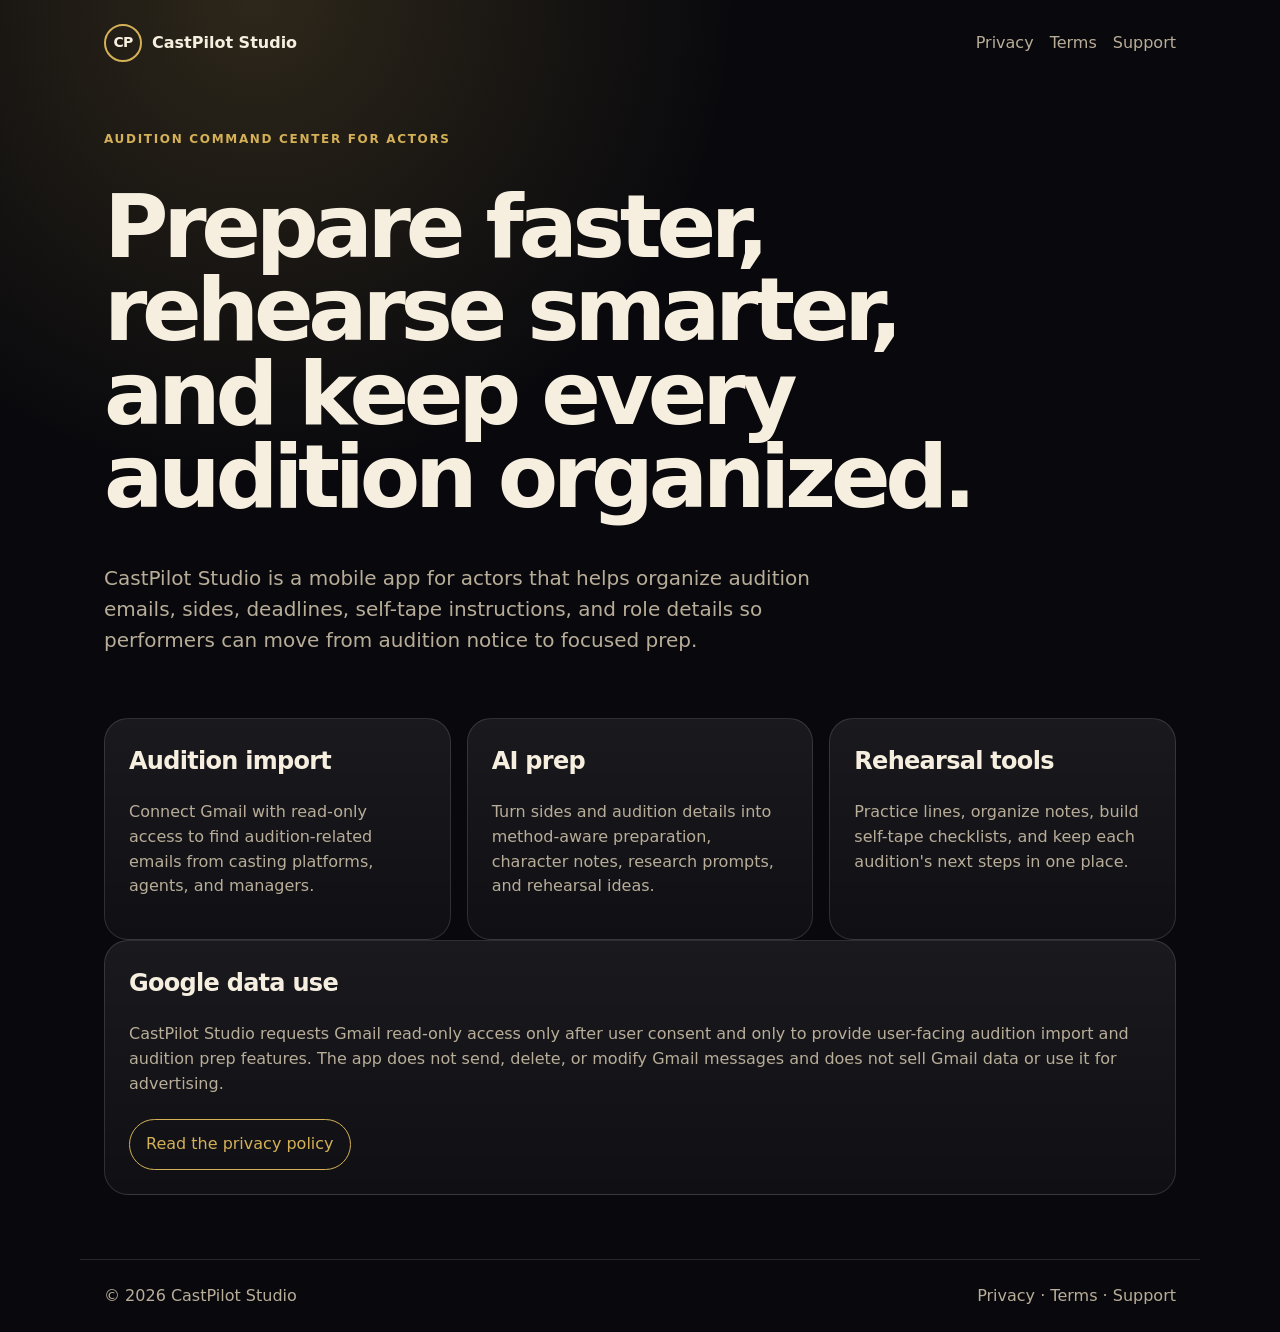
<file: index.html>
<!doctype html>
<html lang="en">
<head>
  <meta charset="utf-8">
  <meta name="viewport" content="width=device-width, initial-scale=1">
  <title>CastPilot Studio</title>
  <meta name="google-site-verification" content="RUmJsE-NWgp6JRx6WLhhbZjRktV34PWtAM03oyRVGU0">
  <meta name="description" content="CastPilot Studio helps actors organize audition details, import casting emails, prepare sides, and rehearse with AI-powered tools.">
  <link rel="stylesheet" href="/styles.css">
</head>
<body>
  <header class="site-header">
    <a class="brand" href="/" aria-label="CastPilot Studio home"><span class="mark">CP</span><span>CastPilot Studio</span></a>
    <nav>
      <a href="/privacy.html">Privacy</a>
      <a href="/terms.html">Terms</a>
      <a href="/support.html">Support</a>
    </nav>
  </header>
  <main>
    <section class="hero">
      <p class="eyebrow">Audition command center for actors</p>
      <h1>Prepare faster, rehearse smarter, and keep every audition organized.</h1>
      <p class="lede">CastPilot Studio is a mobile app for actors that helps organize audition emails, sides, deadlines, self-tape instructions, and role details so performers can move from audition notice to focused prep.</p>
      <div class="card-grid">
        <article>
          <h2>Audition import</h2>
          <p>Connect Gmail with read-only access to find audition-related emails from casting platforms, agents, and managers.</p>
        </article>
        <article>
          <h2>AI prep</h2>
          <p>Turn sides and audition details into method-aware preparation, character notes, research prompts, and rehearsal ideas.</p>
        </article>
        <article>
          <h2>Rehearsal tools</h2>
          <p>Practice lines, organize notes, build self-tape checklists, and keep each audition's next steps in one place.</p>
        </article>
      </div>
    </section>
    <section class="notice">
      <h2>Google data use</h2>
      <p>CastPilot Studio requests Gmail read-only access only after user consent and only to provide user-facing audition import and audition prep features. The app does not send, delete, or modify Gmail messages and does not sell Gmail data or use it for advertising.</p>
      <a class="button" href="/privacy.html">Read the privacy policy</a>
    </section>
  </main>
  <footer>
    <span>© 2026 CastPilot Studio</span>
    <span><a href="/privacy.html">Privacy</a> · <a href="/terms.html">Terms</a> · <a href="/support.html">Support</a></span>
  </footer>
</body>
</html>
</file>
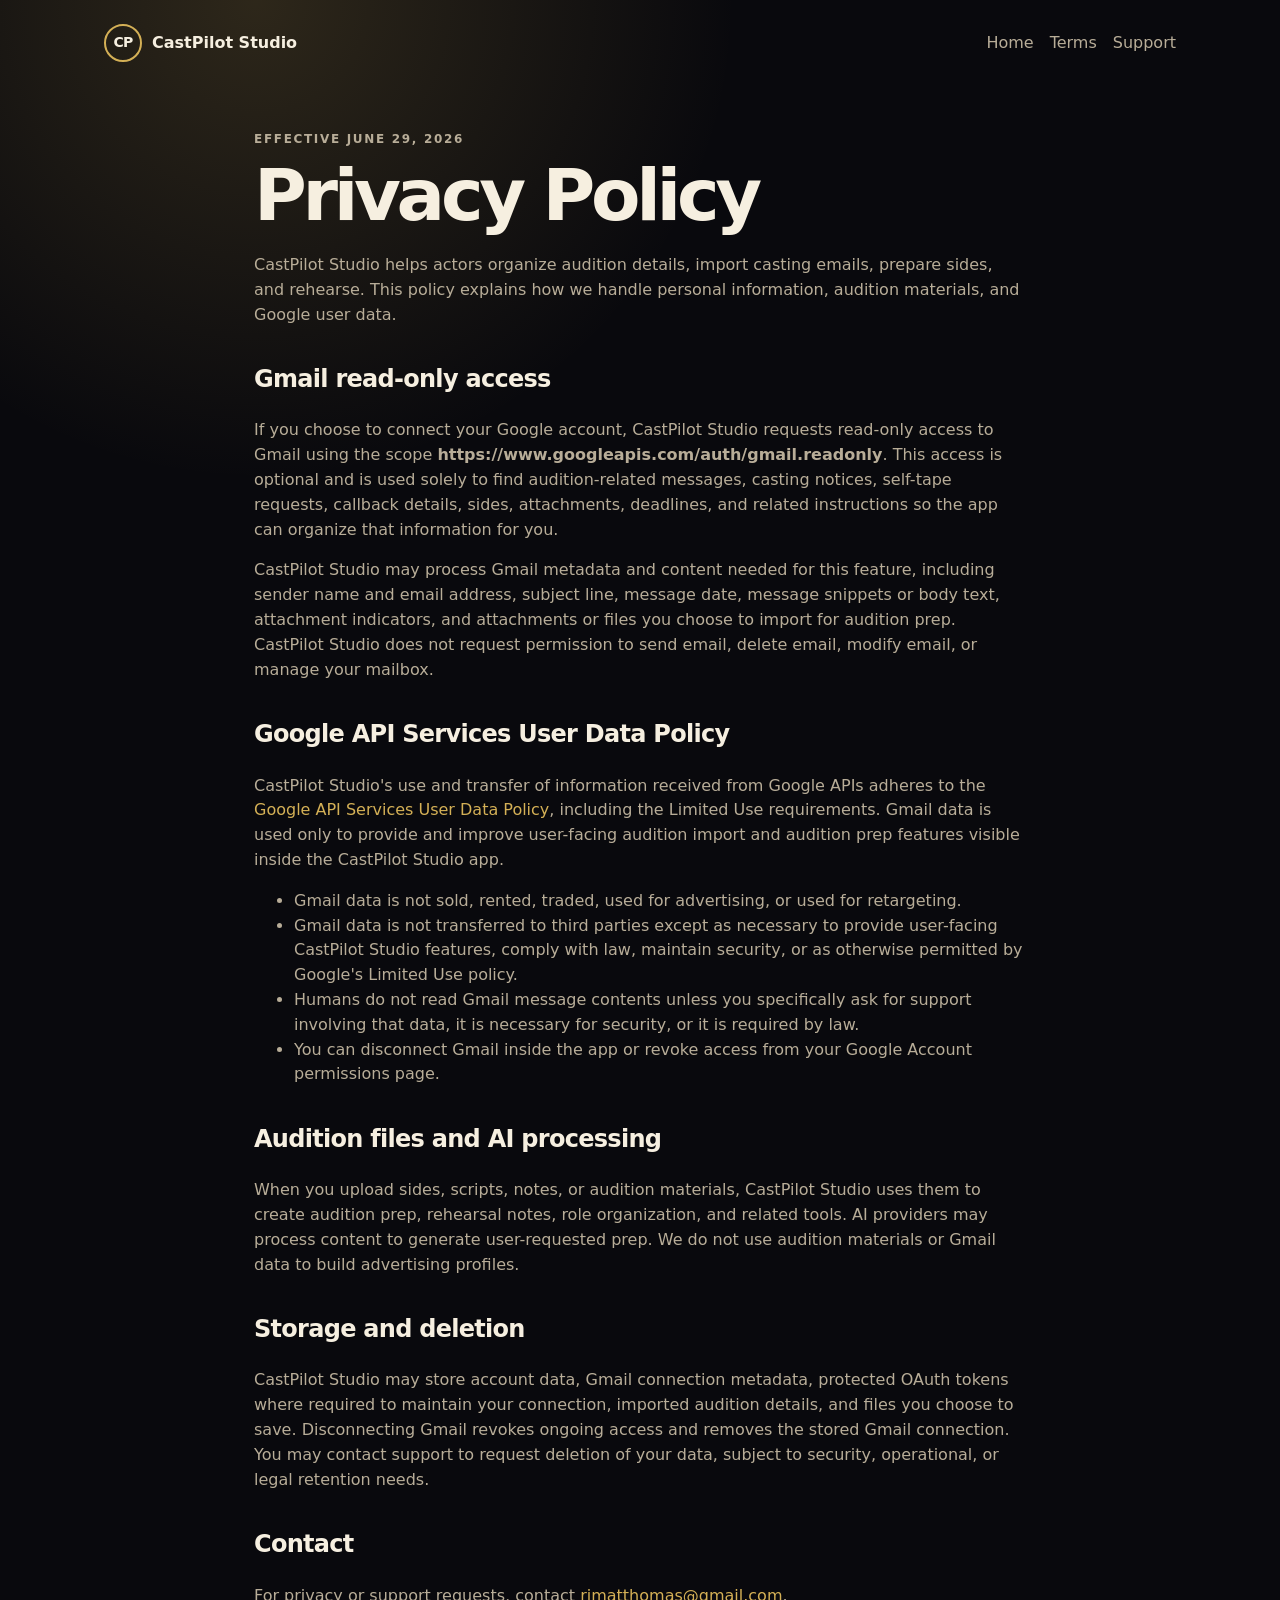
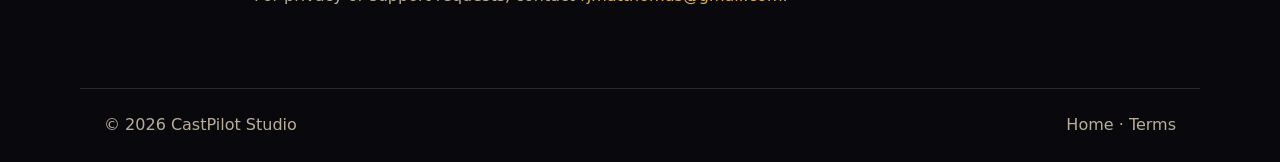
<file: privacy.html>
<!doctype html>
<html lang="en">
<head>
  <meta charset="utf-8">
  <meta name="viewport" content="width=device-width, initial-scale=1">
  <title>Privacy Policy — CastPilot Studio</title>
  <meta name="description" content="How CastPilot Studio handles Gmail read-only access, audition files, AI processing, storage, retention, and deletion.">
  <link rel="stylesheet" href="/styles.css">
</head>
<body>
  <header class="site-header">
    <a class="brand" href="/"><span class="mark">CP</span><span>CastPilot Studio</span></a>
    <nav><a href="/">Home</a><a href="/terms.html">Terms</a><a href="/support.html">Support</a></nav>
  </header>
  <main class="page">
    <p class="eyebrow">Effective June 29, 2026</p>
    <h1>Privacy Policy</h1>
    <p>CastPilot Studio helps actors organize audition details, import casting emails, prepare sides, and rehearse. This policy explains how we handle personal information, audition materials, and Google user data.</p>
    <h2>Gmail read-only access</h2>
    <p>If you choose to connect your Google account, CastPilot Studio requests read-only access to Gmail using the scope <strong>https://www.googleapis.com/auth/gmail.readonly</strong>. This access is optional and is used solely to find audition-related messages, casting notices, self-tape requests, callback details, sides, attachments, deadlines, and related instructions so the app can organize that information for you.</p>
    <p>CastPilot Studio may process Gmail metadata and content needed for this feature, including sender name and email address, subject line, message date, message snippets or body text, attachment indicators, and attachments or files you choose to import for audition prep. CastPilot Studio does not request permission to send email, delete email, modify email, or manage your mailbox.</p>
    <h2>Google API Services User Data Policy</h2>
    <p>CastPilot Studio's use and transfer of information received from Google APIs adheres to the <a href="https://developers.google.com/terms/api-services-user-data-policy">Google API Services User Data Policy</a>, including the Limited Use requirements. Gmail data is used only to provide and improve user-facing audition import and audition prep features visible inside the CastPilot Studio app.</p>
    <ul>
      <li>Gmail data is not sold, rented, traded, used for advertising, or used for retargeting.</li>
      <li>Gmail data is not transferred to third parties except as necessary to provide user-facing CastPilot Studio features, comply with law, maintain security, or as otherwise permitted by Google's Limited Use policy.</li>
      <li>Humans do not read Gmail message contents unless you specifically ask for support involving that data, it is necessary for security, or it is required by law.</li>
      <li>You can disconnect Gmail inside the app or revoke access from your Google Account permissions page.</li>
    </ul>
    <h2>Audition files and AI processing</h2>
    <p>When you upload sides, scripts, notes, or audition materials, CastPilot Studio uses them to create audition prep, rehearsal notes, role organization, and related tools. AI providers may process content to generate user-requested prep. We do not use audition materials or Gmail data to build advertising profiles.</p>
    <h2>Storage and deletion</h2>
    <p>CastPilot Studio may store account data, Gmail connection metadata, protected OAuth tokens where required to maintain your connection, imported audition details, and files you choose to save. Disconnecting Gmail revokes ongoing access and removes the stored Gmail connection. You may contact support to request deletion of your data, subject to security, operational, or legal retention needs.</p>
    <h2>Contact</h2>
    <p>For privacy or support requests, contact <a href="mailto:rjmatthomas@gmail.com">rjmatthomas@gmail.com</a>.</p>
  </main>
  <footer><span>© 2026 CastPilot Studio</span><span><a href="/">Home</a> · <a href="/terms.html">Terms</a></span></footer>
</body>
</html>
</file>
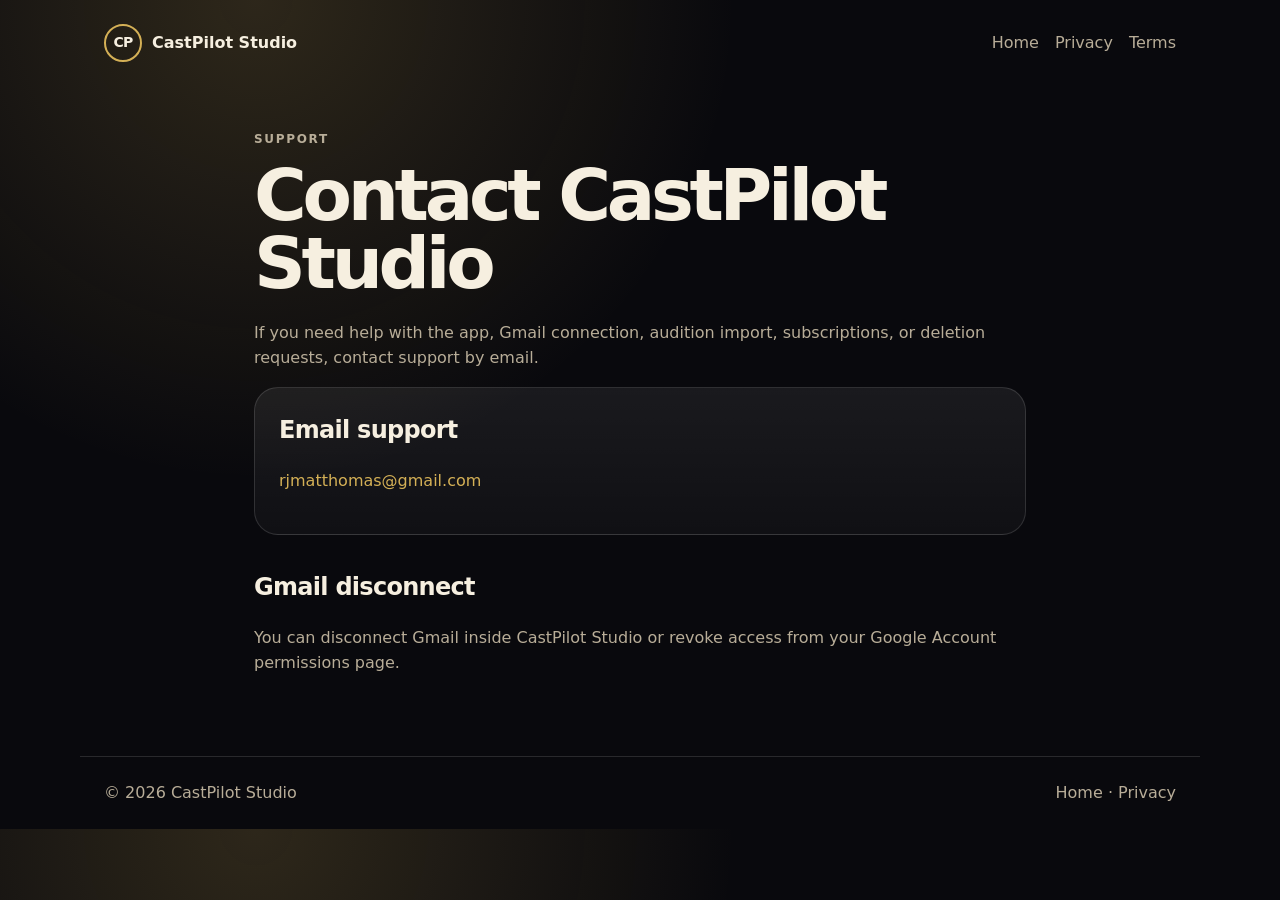
<file: support.html>
<!doctype html>
<html lang="en">
<head>
  <meta charset="utf-8">
  <meta name="viewport" content="width=device-width, initial-scale=1">
  <title>Support — CastPilot Studio</title>
  <meta name="description" content="Contact CastPilot Studio support.">
  <link rel="stylesheet" href="/styles.css">
</head>
<body>
  <header class="site-header">
    <a class="brand" href="/"><span class="mark">CP</span><span>CastPilot Studio</span></a>
    <nav><a href="/">Home</a><a href="/privacy.html">Privacy</a><a href="/terms.html">Terms</a></nav>
  </header>
  <main class="page">
    <p class="eyebrow">Support</p>
    <h1>Contact CastPilot Studio</h1>
    <p>If you need help with the app, Gmail connection, audition import, subscriptions, or deletion requests, contact support by email.</p>
    <div class="notice">
      <h2>Email support</h2>
      <p><a href="mailto:rjmatthomas@gmail.com">rjmatthomas@gmail.com</a></p>
    </div>
    <h2>Gmail disconnect</h2>
    <p>You can disconnect Gmail inside CastPilot Studio or revoke access from your Google Account permissions page.</p>
  </main>
  <footer><span>© 2026 CastPilot Studio</span><span><a href="/">Home</a> · <a href="/privacy.html">Privacy</a></span></footer>
</body>
</html>
</file>
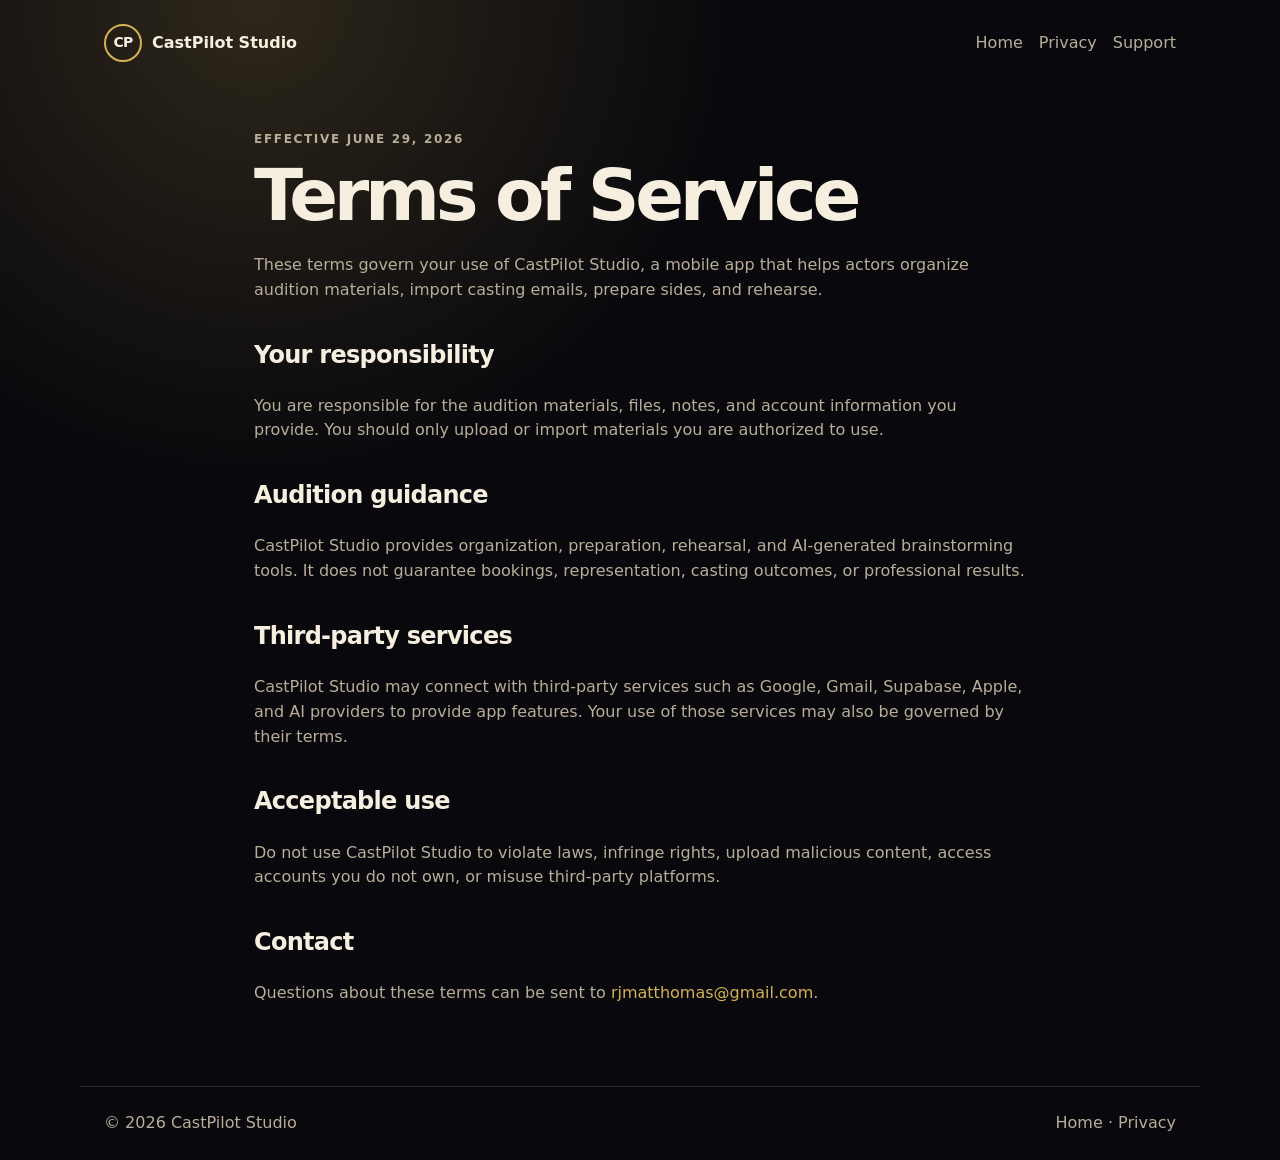
<file: terms.html>
<!doctype html>
<html lang="en">
<head>
  <meta charset="utf-8">
  <meta name="viewport" content="width=device-width, initial-scale=1">
  <title>Terms of Service — CastPilot Studio</title>
  <meta name="description" content="CastPilot Studio terms of service.">
  <link rel="stylesheet" href="/styles.css">
</head>
<body>
  <header class="site-header">
    <a class="brand" href="/"><span class="mark">CP</span><span>CastPilot Studio</span></a>
    <nav><a href="/">Home</a><a href="/privacy.html">Privacy</a><a href="/support.html">Support</a></nav>
  </header>
  <main class="page">
    <p class="eyebrow">Effective June 29, 2026</p>
    <h1>Terms of Service</h1>
    <p>These terms govern your use of CastPilot Studio, a mobile app that helps actors organize audition materials, import casting emails, prepare sides, and rehearse.</p>
    <h2>Your responsibility</h2>
    <p>You are responsible for the audition materials, files, notes, and account information you provide. You should only upload or import materials you are authorized to use.</p>
    <h2>Audition guidance</h2>
    <p>CastPilot Studio provides organization, preparation, rehearsal, and AI-generated brainstorming tools. It does not guarantee bookings, representation, casting outcomes, or professional results.</p>
    <h2>Third-party services</h2>
    <p>CastPilot Studio may connect with third-party services such as Google, Gmail, Supabase, Apple, and AI providers to provide app features. Your use of those services may also be governed by their terms.</p>
    <h2>Acceptable use</h2>
    <p>Do not use CastPilot Studio to violate laws, infringe rights, upload malicious content, access accounts you do not own, or misuse third-party platforms.</p>
    <h2>Contact</h2>
    <p>Questions about these terms can be sent to <a href="mailto:rjmatthomas@gmail.com">rjmatthomas@gmail.com</a>.</p>
  </main>
  <footer><span>© 2026 CastPilot Studio</span><span><a href="/">Home</a> · <a href="/privacy.html">Privacy</a></span></footer>
</body>
</html>
</file>
<file: styles.css>
:root {
  color-scheme: dark;
  --bg: #09090d;
  --panel: #15151c;
  --text: #f6efe0;
  --muted: #b8ad98;
  --gold: #d4b056;
  --line: rgba(255,255,255,.13);
}
* { box-sizing: border-box; }
body {
  margin: 0;
  background: radial-gradient(circle at 20% 0%, rgba(212,176,86,.18), transparent 30rem), var(--bg);
  color: var(--text);
  font-family: Inter, ui-sans-serif, system-ui, -apple-system, BlinkMacSystemFont, "Segoe UI", sans-serif;
  line-height: 1.55;
}
a { color: var(--gold); text-decoration: none; }
a:hover { text-decoration: underline; }
.site-header, footer {
  max-width: 1120px;
  margin: 0 auto;
  padding: 24px;
  display: flex;
  justify-content: space-between;
  align-items: center;
  gap: 18px;
}
.brand {
  display: inline-flex;
  align-items: center;
  gap: 10px;
  color: var(--text);
  font-weight: 800;
}
.mark {
  display: inline-grid;
  place-items: center;
  width: 38px;
  height: 38px;
  border: 2px solid var(--gold);
  border-radius: 999px;
  color: var(--text);
  font-size: 14px;
  letter-spacing: -.06em;
}
nav { display: flex; gap: 16px; flex-wrap: wrap; }
nav a, footer a { color: var(--muted); }
main { max-width: 1120px; margin: 0 auto; padding: 32px 24px 64px; }
.hero {
  min-height: 72vh;
  display: grid;
  align-content: center;
  gap: 24px;
}
.eyebrow {
  color: var(--gold);
  font-weight: 800;
  text-transform: uppercase;
  letter-spacing: .14em;
  font-size: 12px;
}
h1 {
  max-width: 880px;
  font-size: clamp(42px, 9vw, 88px);
  line-height: .95;
  letter-spacing: -.06em;
  margin: 0;
}
h2 { margin-top: 34px; font-size: 24px; letter-spacing: -.03em; }
.lede { max-width: 720px; color: var(--muted); font-size: 20px; }
.card-grid {
  display: grid;
  grid-template-columns: repeat(3, 1fr);
  gap: 16px;
  margin-top: 18px;
}
article, .notice {
  background: linear-gradient(180deg, rgba(255,255,255,.07), rgba(255,255,255,.03));
  border: 1px solid var(--line);
  border-radius: 24px;
  padding: 24px;
}
article h2, .notice h2 { margin-top: 0; }
article p, .notice p, .page p, .page li { color: var(--muted); }
.button {
  display: inline-flex;
  padding: 12px 16px;
  border: 1px solid var(--gold);
  border-radius: 999px;
  margin-top: 6px;
}
.page {
  max-width: 820px;
}
.page h1 { font-size: clamp(40px, 8vw, 72px); margin-bottom: 24px; }
footer {
  border-top: 1px solid var(--line);
  color: var(--muted);
}
@media (max-width: 760px) {
  .site-header, footer { align-items: flex-start; flex-direction: column; }
  .card-grid { grid-template-columns: 1fr; }
  .hero { min-height: auto; padding-top: 40px; }
}
</file>
